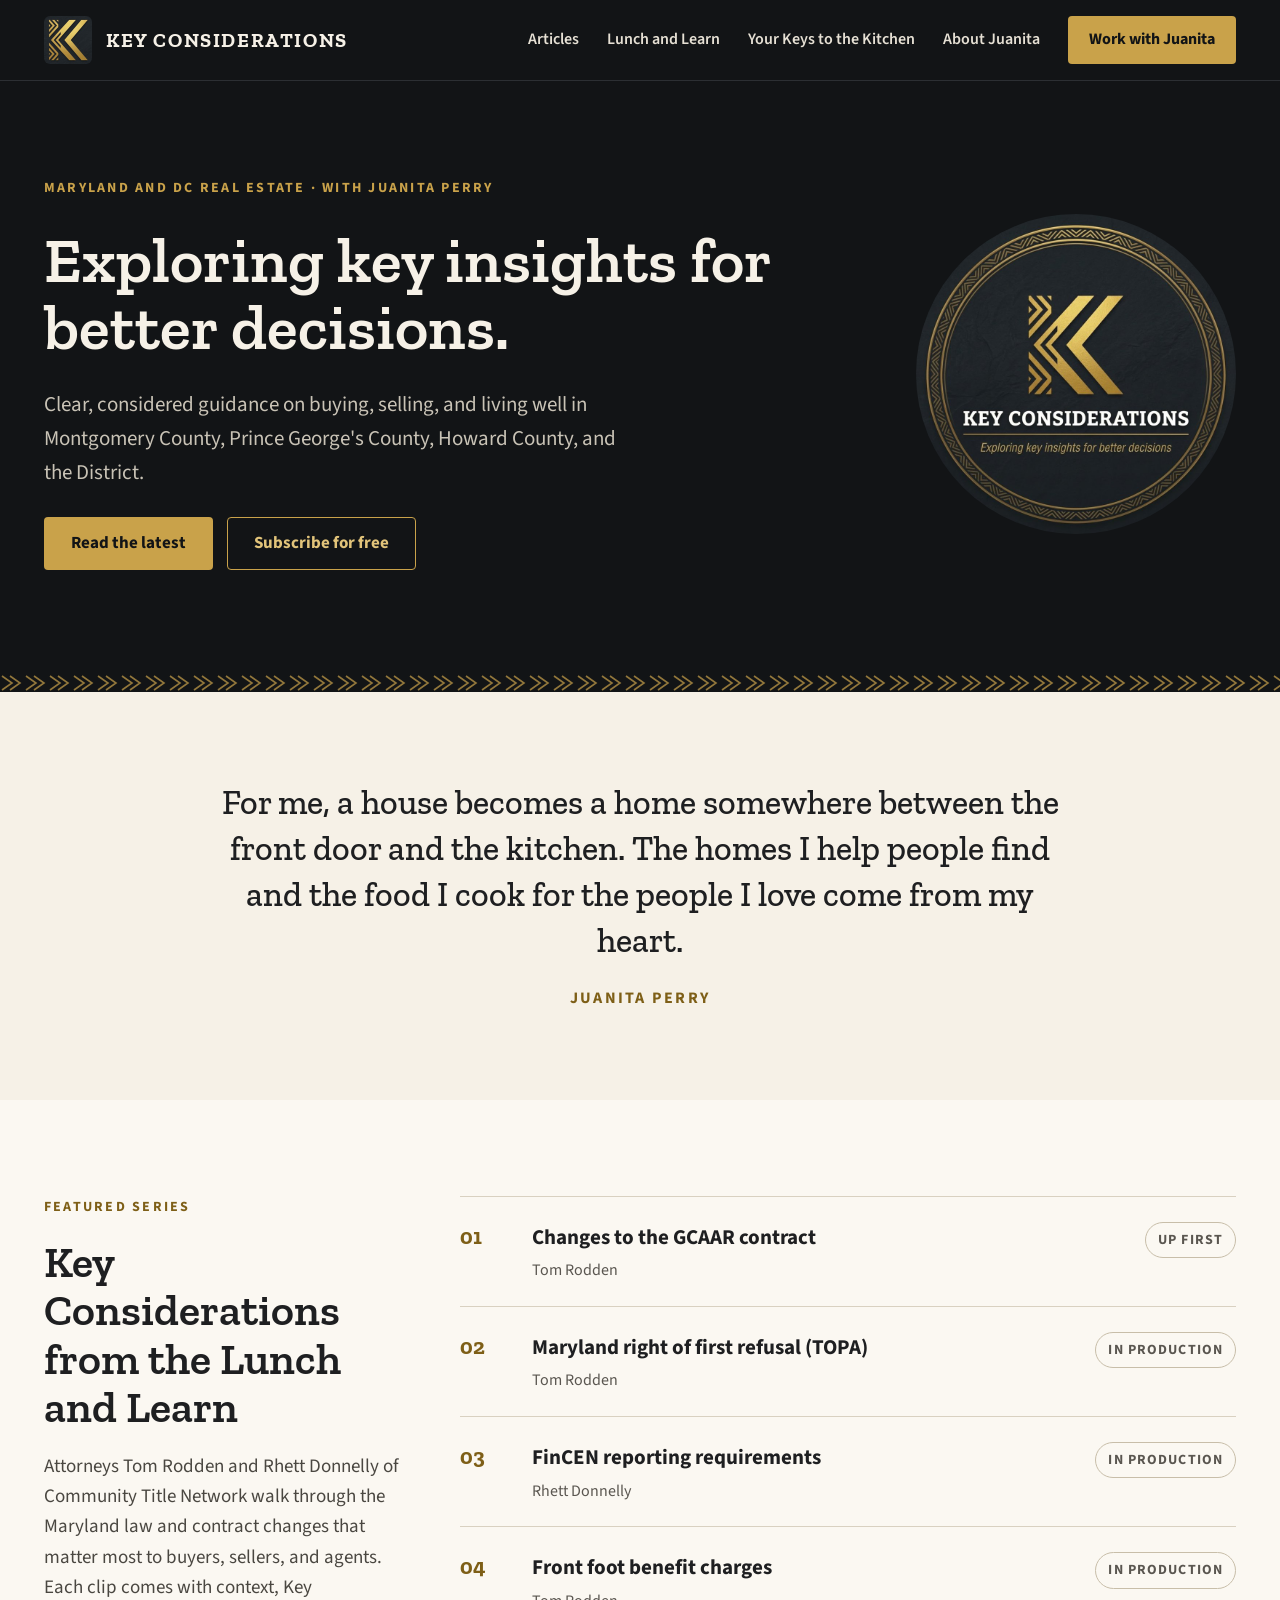
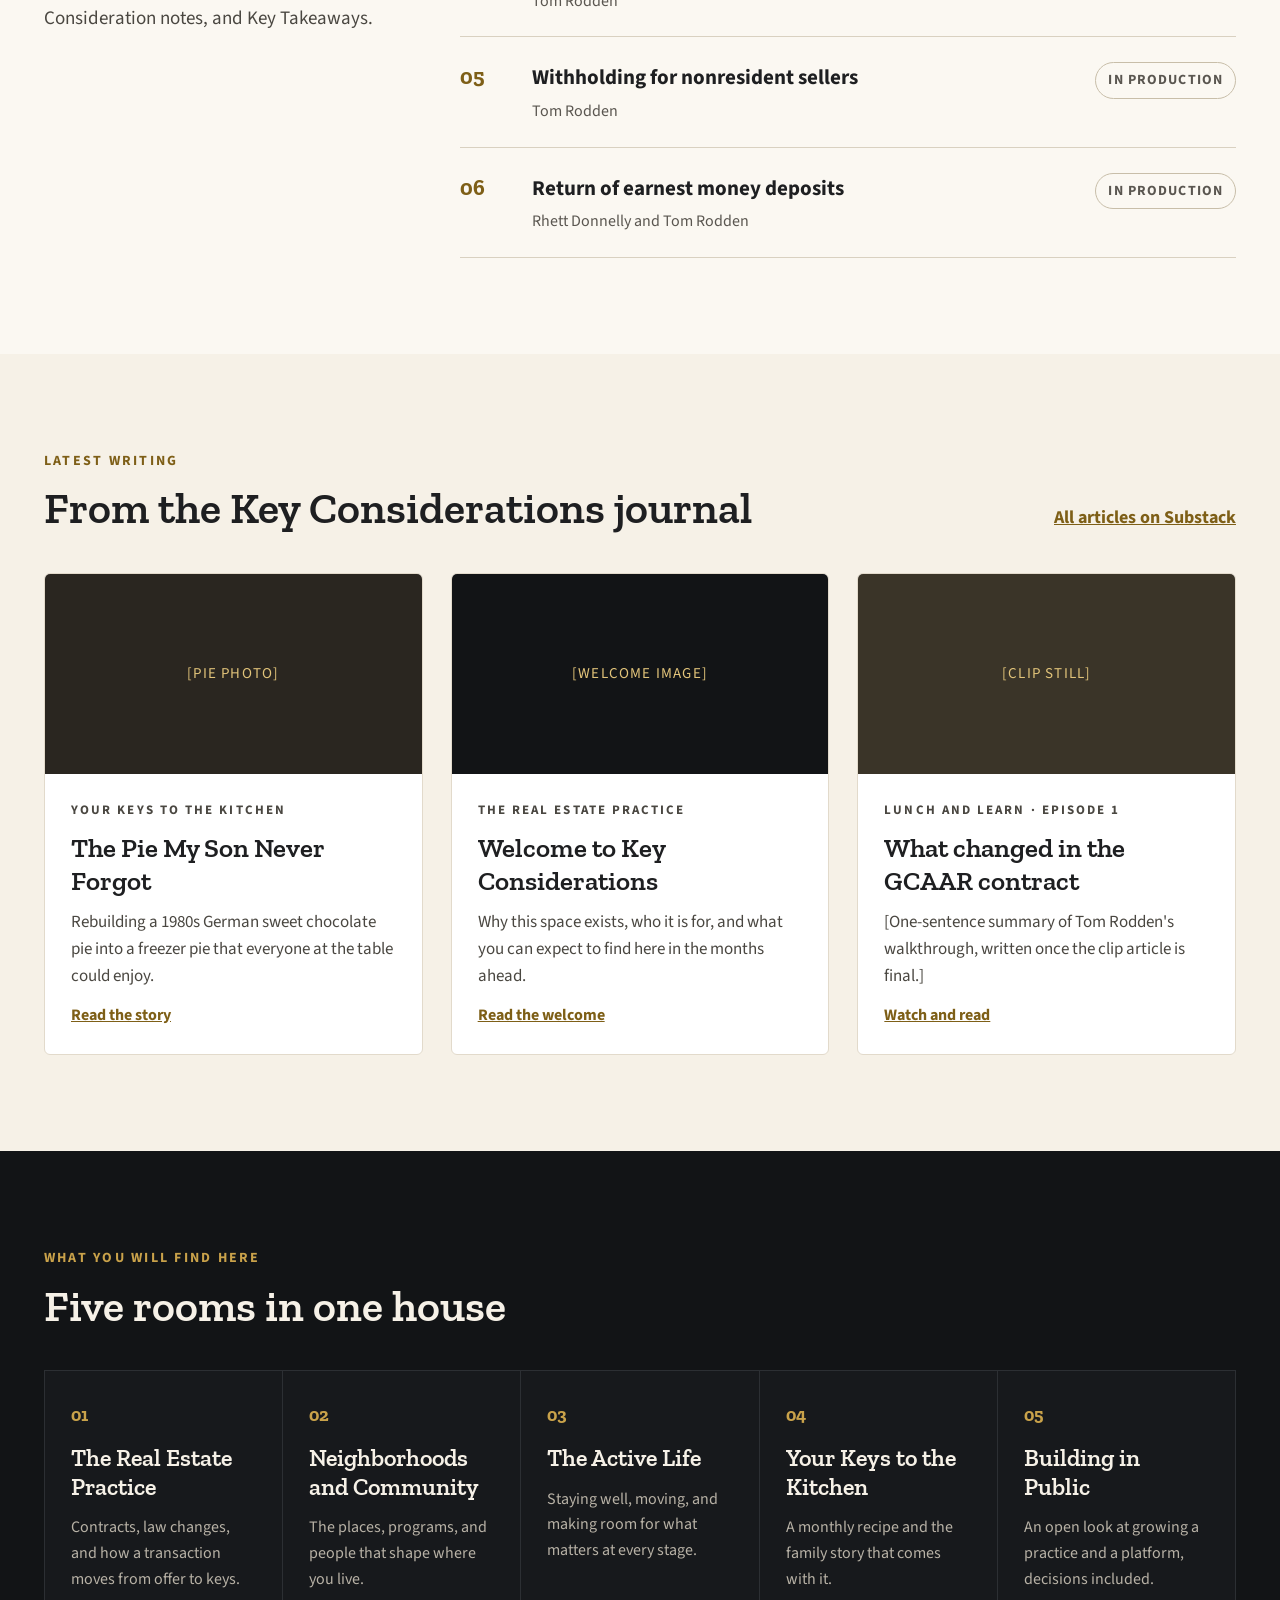
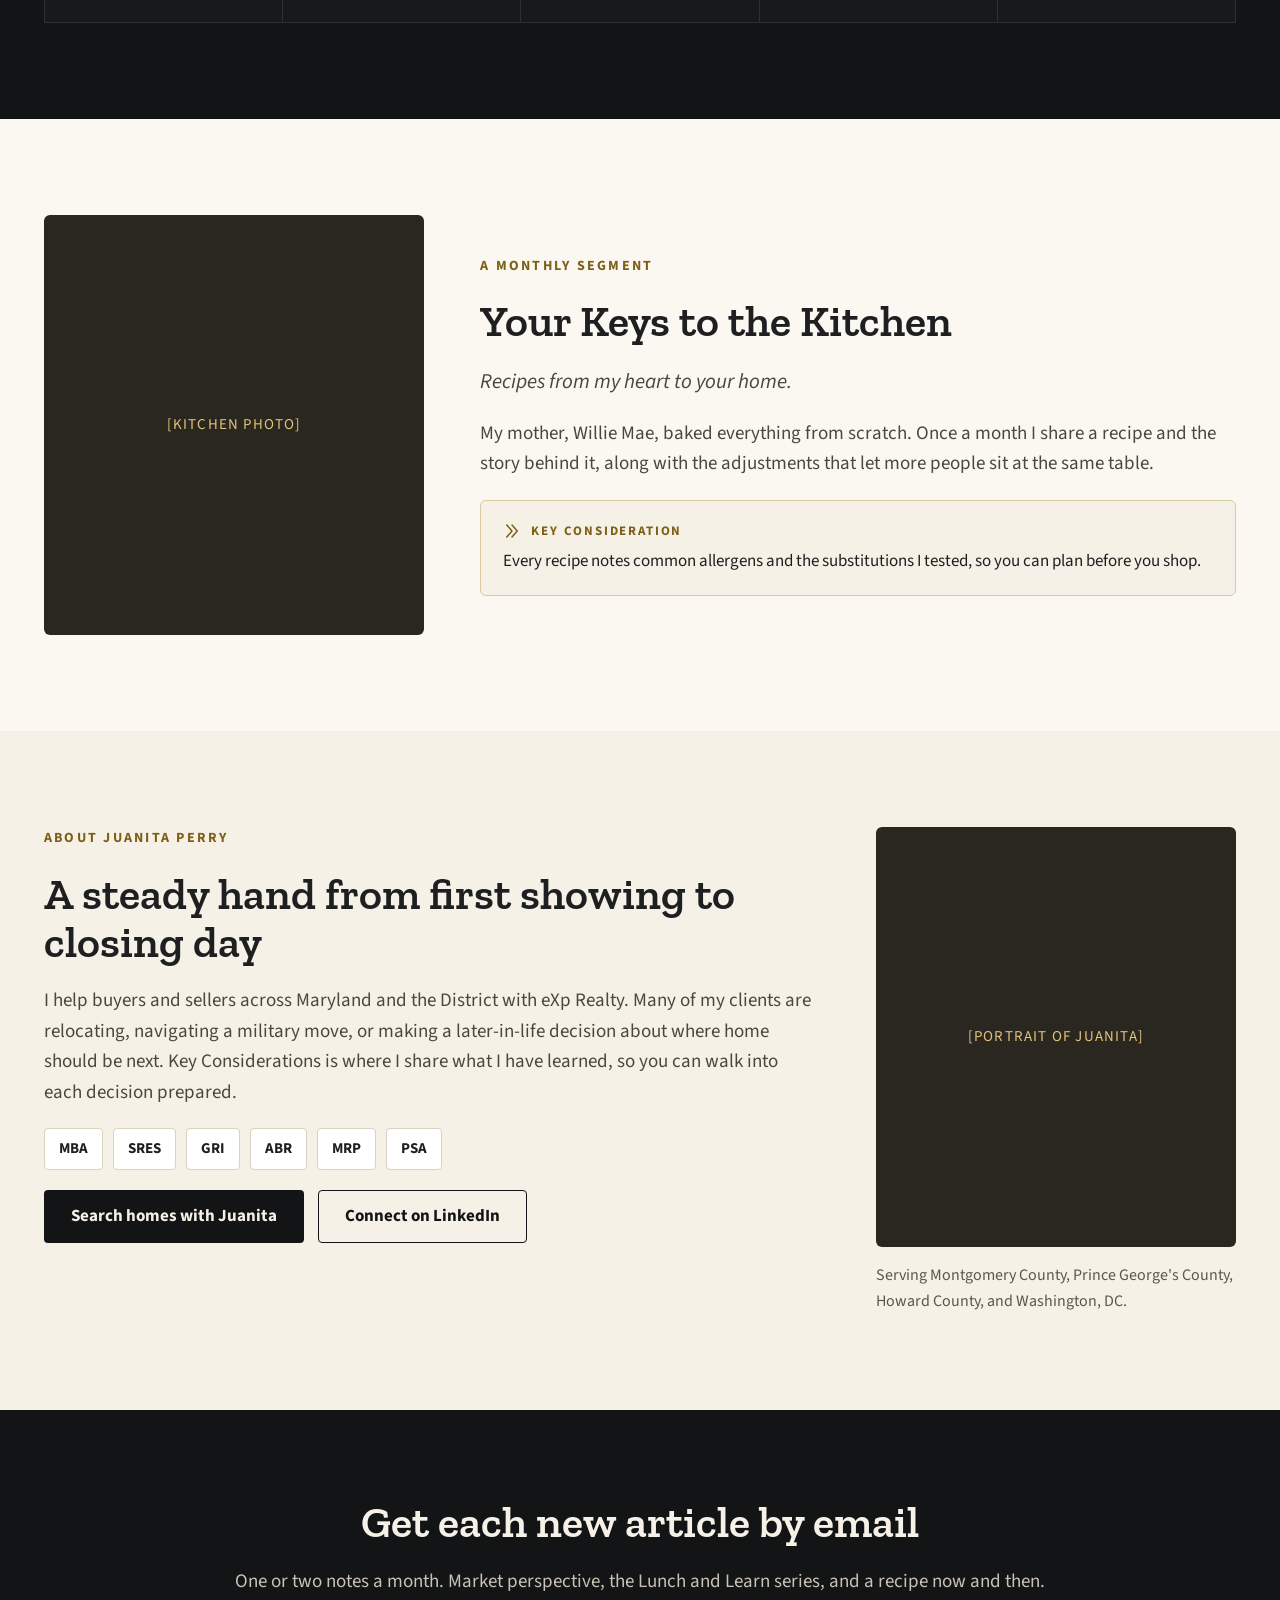
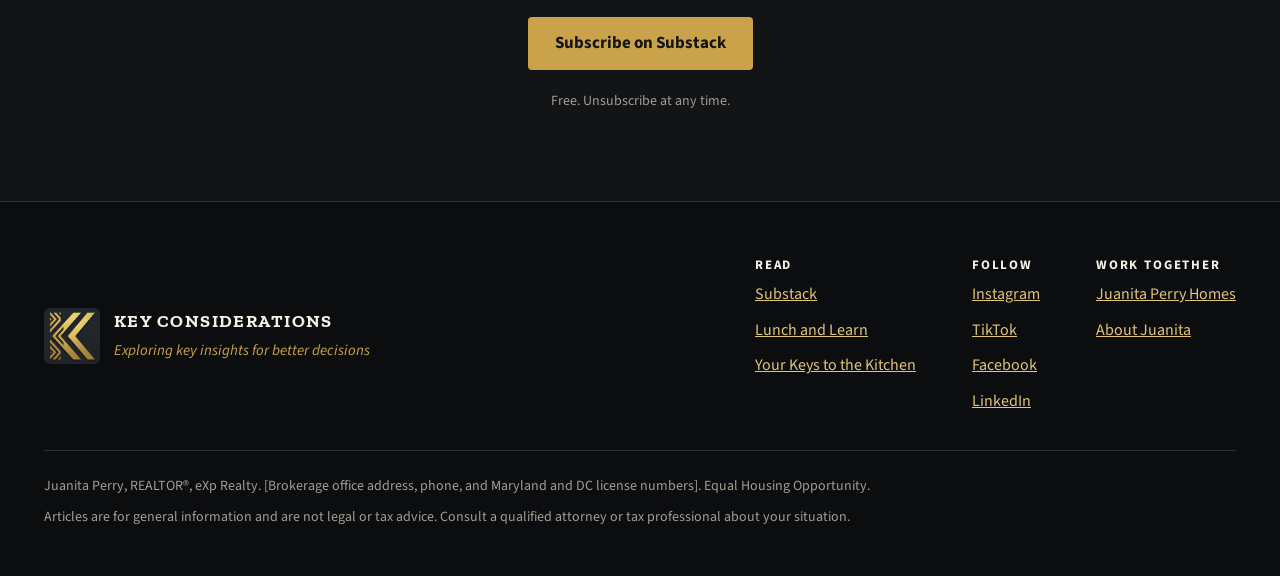
<file: index.html>
<!doctype html>
<html lang="en">
<head>
<meta charset="utf-8">
<meta name="viewport" content="width=device-width, initial-scale=1">
<title>Key Considerations · Maryland and DC real estate with Juanita Perry</title>
<meta name="description" content="Clear, considered guidance on buying, selling, and living well in Montgomery County, Prince George's County, Howard County, and Washington, DC, from Juanita Perry of eXp Realty.">
<meta property="og:title" content="Key Considerations">
<meta property="og:description" content="Exploring key insights for better decisions. Maryland and DC real estate with Juanita Perry.">
<meta property="og:image" content="assets/img/logo-880.jpg">
<link rel="icon" type="image/png" href="assets/img/favicon.png">
<link rel="apple-touch-icon" href="assets/img/apple-touch-icon.png">
<link rel="preconnect" href="https://fonts.googleapis.com">
<link rel="preconnect" href="https://fonts.gstatic.com" crossorigin>
<link rel="stylesheet" href="https://fonts.googleapis.com/css2?family=Zilla+Slab:wght@500;600;700&family=Source+Sans+3:ital,wght@0,400;0,600;0,700;1,400&display=swap">
<link rel="stylesheet" href="assets/styles.css?v=3">
</head>
<body>
<a class="skip" href="#main">Skip to content</a>

<header class="site-header">
  <div class="wrap">
    <a class="brand" href="./">
      <img src="assets/img/k-mark-192.jpg" alt="" width="48" height="48">
      <span>KEY CONSIDERATIONS</span>
    </a>
    <nav class="main-nav" aria-label="Main">
      <a href="#articles">Articles</a>
      <a href="#series">Lunch and Learn</a>
      <a href="#kitchen">Your Keys to the Kitchen</a>
      <a href="#about">About Juanita</a>
      <a class="btn btn-gold" href="https://juanitaperryhomes.com">Work with Juanita</a>
    </nav>
  </div>
</header>

<main id="main">

<section class="hero dark">
  <div class="wrap">
    <div class="hero-copy">
      <p class="eyebrow">Maryland and DC real estate · with Juanita Perry</p>
      <h1>Exploring key insights for better decisions.</h1>
      <p class="lede">Clear, considered guidance on buying, selling, and living well in Montgomery County, Prince George's County, Howard County, and the District.</p>
      <div class="btn-row">
        <a class="btn btn-gold" href="#articles">Read the latest</a>
        <a class="btn btn-outline-gold" href="#subscribe">Subscribe for free</a>
      </div>
    </div>
    <div class="hero-art">
      <img src="assets/img/logo-880.jpg" alt="Key Considerations emblem, a gold double K chevron inside a patterned circle" width="440" height="440">
    </div>
  </div>
  <div class="chevron-band" aria-hidden="true"></div>
</section>

<section class="quote ivory" aria-label="From Juanita">
  <div class="wrap">
    <blockquote>For me, a house becomes a home somewhere between the front door and the kitchen. The homes I help people find and the food I cook for the people I love come from my heart.</blockquote>
    <cite>Juanita Perry</cite>
  </div>
</section>

<section id="series" class="section">
  <div class="wrap split">
    <div class="side stack">
      <p class="eyebrow">Featured series</p>
      <h2>Key Considerations from the Lunch and Learn</h2>
      <p class="lede">Attorneys Tom Rodden and Rhett Donnelly of Community Title Network walk through the Maryland law and contract changes that matter most to buyers, sellers, and agents. Each clip comes with context, Key Consideration notes, and Key Takeaways.</p>
    </div>
    <ol class="episodes main">
      <li><span class="ep-num">01</span><span class="ep-body"><span class="ep-title"><a href="lunch-and-learn/gcaar-contract-changes.html">Changes to the GCAAR contract</a></span><span class="ep-speaker">Tom Rodden</span></span><span class="pill">Up first</span></li>
      <li><span class="ep-num">02</span><span class="ep-body"><span class="ep-title">Maryland right of first refusal (TOPA)</span><span class="ep-speaker">Tom Rodden</span></span><span class="pill">In production</span></li>
      <li><span class="ep-num">03</span><span class="ep-body"><span class="ep-title">FinCEN reporting requirements</span><span class="ep-speaker">Rhett Donnelly</span></span><span class="pill">In production</span></li>
      <li><span class="ep-num">04</span><span class="ep-body"><span class="ep-title">Front foot benefit charges</span><span class="ep-speaker">Tom Rodden</span></span><span class="pill">In production</span></li>
      <li><span class="ep-num">05</span><span class="ep-body"><span class="ep-title">Withholding for nonresident sellers</span><span class="ep-speaker">Tom Rodden</span></span><span class="pill">In production</span></li>
      <li><span class="ep-num">06</span><span class="ep-body"><span class="ep-title">Return of earnest money deposits</span><span class="ep-speaker">Rhett Donnelly and Tom Rodden</span></span><span class="pill">In production</span></li>
    </ol>
  </div>
</section>

<section id="articles" class="section ivory">
  <div class="wrap">
    <div class="head-row">
      <div class="stack" style="gap:12px">
        <p class="eyebrow">Latest writing</p>
        <h2>From the Key Considerations journal</h2>
      </div>
      <a href="https://keyconsiderations.substack.com" style="font-weight:700">All articles on Substack</a>
    </div>
    <div class="cards">
      <article class="card">
        <div class="ph">[Pie photo]</div>
        <div class="card-body">
          <p class="eyebrow">Your Keys to the Kitchen</p>
          <h3>The Pie My Son Never Forgot</h3>
          <p>Rebuilding a 1980s German sweet chocolate pie into a freezer pie that everyone at the table could enjoy.</p>
          <a class="more" href="https://keyconsiderations.substack.com">Read the story</a>
        </div>
      </article>
      <article class="card">
        <div class="ph ink">[Welcome image]</div>
        <div class="card-body">
          <p class="eyebrow">The Real Estate Practice</p>
          <h3>Welcome to Key Considerations</h3>
          <p>Why this space exists, who it is for, and what you can expect to find here in the months ahead.</p>
          <a class="more" href="https://keyconsiderations.substack.com">Read the welcome</a>
        </div>
      </article>
      <article class="card">
        <div class="ph" style="background:#3a3428">[Clip still]</div>
        <div class="card-body">
          <p class="eyebrow">Lunch and Learn · Episode 1</p>
          <h3>What changed in the GCAAR contract</h3>
          <p>[One-sentence summary of Tom Rodden's walkthrough, written once the clip article is final.]</p>
          <a class="more" href="lunch-and-learn/gcaar-contract-changes.html">Watch and read</a>
        </div>
      </article>
    </div>
  </div>
</section>

<section class="section dark" aria-labelledby="pillars-h">
  <div class="wrap">
    <div class="stack" style="gap:12px; max-width:760px">
      <p class="eyebrow">What you will find here</p>
      <h2 id="pillars-h">Five rooms in one house</h2>
    </div>
    <div class="pillars">
      <div class="pillar"><span>01</span><h3>The Real Estate Practice</h3><p>Contracts, law changes, and how a transaction moves from offer to keys.</p></div>
      <div class="pillar"><span>02</span><h3>Neighborhoods and Community</h3><p>The places, programs, and people that shape where you live.</p></div>
      <div class="pillar"><span>03</span><h3>The Active Life</h3><p>Staying well, moving, and making room for what matters at every stage.</p></div>
      <div class="pillar"><span>04</span><h3>Your Keys to the Kitchen</h3><p>A monthly recipe and the family story that comes with it.</p></div>
      <div class="pillar"><span>05</span><h3>Building in Public</h3><p>An open look at growing a practice and a platform, decisions included.</p></div>
    </div>
  </div>
</section>

<section id="kitchen" class="section">
  <div class="wrap media-split">
    <div class="ph">[Kitchen photo]</div>
    <div class="copy stack">
      <p class="eyebrow">A monthly segment</p>
      <h2>Your Keys to the Kitchen</h2>
      <p class="tagline">Recipes from my heart to your home.</p>
      <p class="lede">My mother, Willie Mae, baked everything from scratch. Once a month I share a recipe and the story behind it, along with the adjustments that let more people sit at the same table.</p>
      <aside class="kc-aside" aria-label="Key Consideration">
        <span class="label"><svg aria-hidden="true" width="18" height="18" viewBox="0 0 24 24" fill="none" stroke="currentColor" stroke-width="2" stroke-linecap="round" stroke-linejoin="round"><path d="M5 4 L12 12 L5 20 M12 4 L19 12 L12 20"/></svg>Key Consideration</span>
        <p>Every recipe notes common allergens and the substitutions I tested, so you can plan before you shop.</p>
      </aside>
    </div>
  </div>
</section>

<section id="about" class="section ivory">
  <div class="wrap split">
    <div class="main stack">
      <p class="eyebrow">About Juanita Perry</p>
      <h2>A steady hand from first showing to closing day</h2>
      <p class="lede">I help buyers and sellers across Maryland and the District with eXp Realty. Many of my clients are relocating, navigating a military move, or making a later-in-life decision about where home should be next. Key Considerations is where I share what I have learned, so you can walk into each decision prepared.</p>
      <ul class="creds" aria-label="Credentials">
        <li>MBA</li><li>SRES</li><li>GRI</li><li>ABR</li><li>MRP</li><li>PSA</li>
      </ul>
      <div class="btn-row">
        <a class="btn btn-dark" href="https://juanitaperryhomes.com">Search homes with Juanita</a>
        <a class="btn btn-outline-dark" href="https://linkedin.com/in/JuanitaPerry">Connect on LinkedIn</a>
      </div>
    </div>
    <div class="side stack" style="gap:16px">
      <div class="ph" style="height:420px; border-radius:6px">[Portrait of Juanita]</div>
      <p style="margin:0; font-size:16px; color:var(--muted)">Serving Montgomery County, Prince George's County, Howard County, and Washington, DC.</p>
    </div>
  </div>
</section>

<section id="subscribe" class="subscribe dark">
  <div class="wrap">
    <h2>Get each new article by email</h2>
    <p class="lede">One or two notes a month. Market perspective, the Lunch and Learn series, and a recipe now and then.</p>
    <a class="btn btn-gold" href="https://keyconsiderations.substack.com/subscribe">Subscribe on Substack</a>
    <small>Free. Unsubscribe at any time.</small>
  </div>
</section>

</main>

<footer class="site-footer">
  <div class="wrap">
    <div class="footer-top">
      <div class="footer-brand">
        <img src="assets/img/k-mark-192.jpg" alt="" width="56" height="56">
        <div><strong>KEY CONSIDERATIONS</strong><em>Exploring key insights for better decisions</em></div>
      </div>
      <nav class="footer-nav" aria-label="Footer">
        <div><h3>Read</h3><a href="https://keyconsiderations.substack.com">Substack</a><a href="#series">Lunch and Learn</a><a href="#kitchen">Your Keys to the Kitchen</a></div>
        <div><h3>Follow</h3><a href="https://instagram.com/juanitaperryconsulting">Instagram</a><a href="https://tiktok.com/@juanitaperryconsulting">TikTok</a><a href="https://facebook.com/juanitaperryconsulting">Facebook</a><a href="https://linkedin.com/in/JuanitaPerry">LinkedIn</a></div>
        <div><h3>Work together</h3><a href="https://juanitaperryhomes.com">Juanita Perry Homes</a><a href="#about">About Juanita</a></div>
      </nav>
    </div>
    <div class="legal">
      <p>Juanita Perry, REALTOR®, eXp Realty. [Brokerage office address, phone, and Maryland and DC license numbers]. Equal Housing Opportunity.</p>
      <p>Articles are for general information and are not legal or tax advice. Consult a qualified attorney or tax professional about your situation.</p>
    </div>
  </div>
</footer>
</body>
</html>
</file>
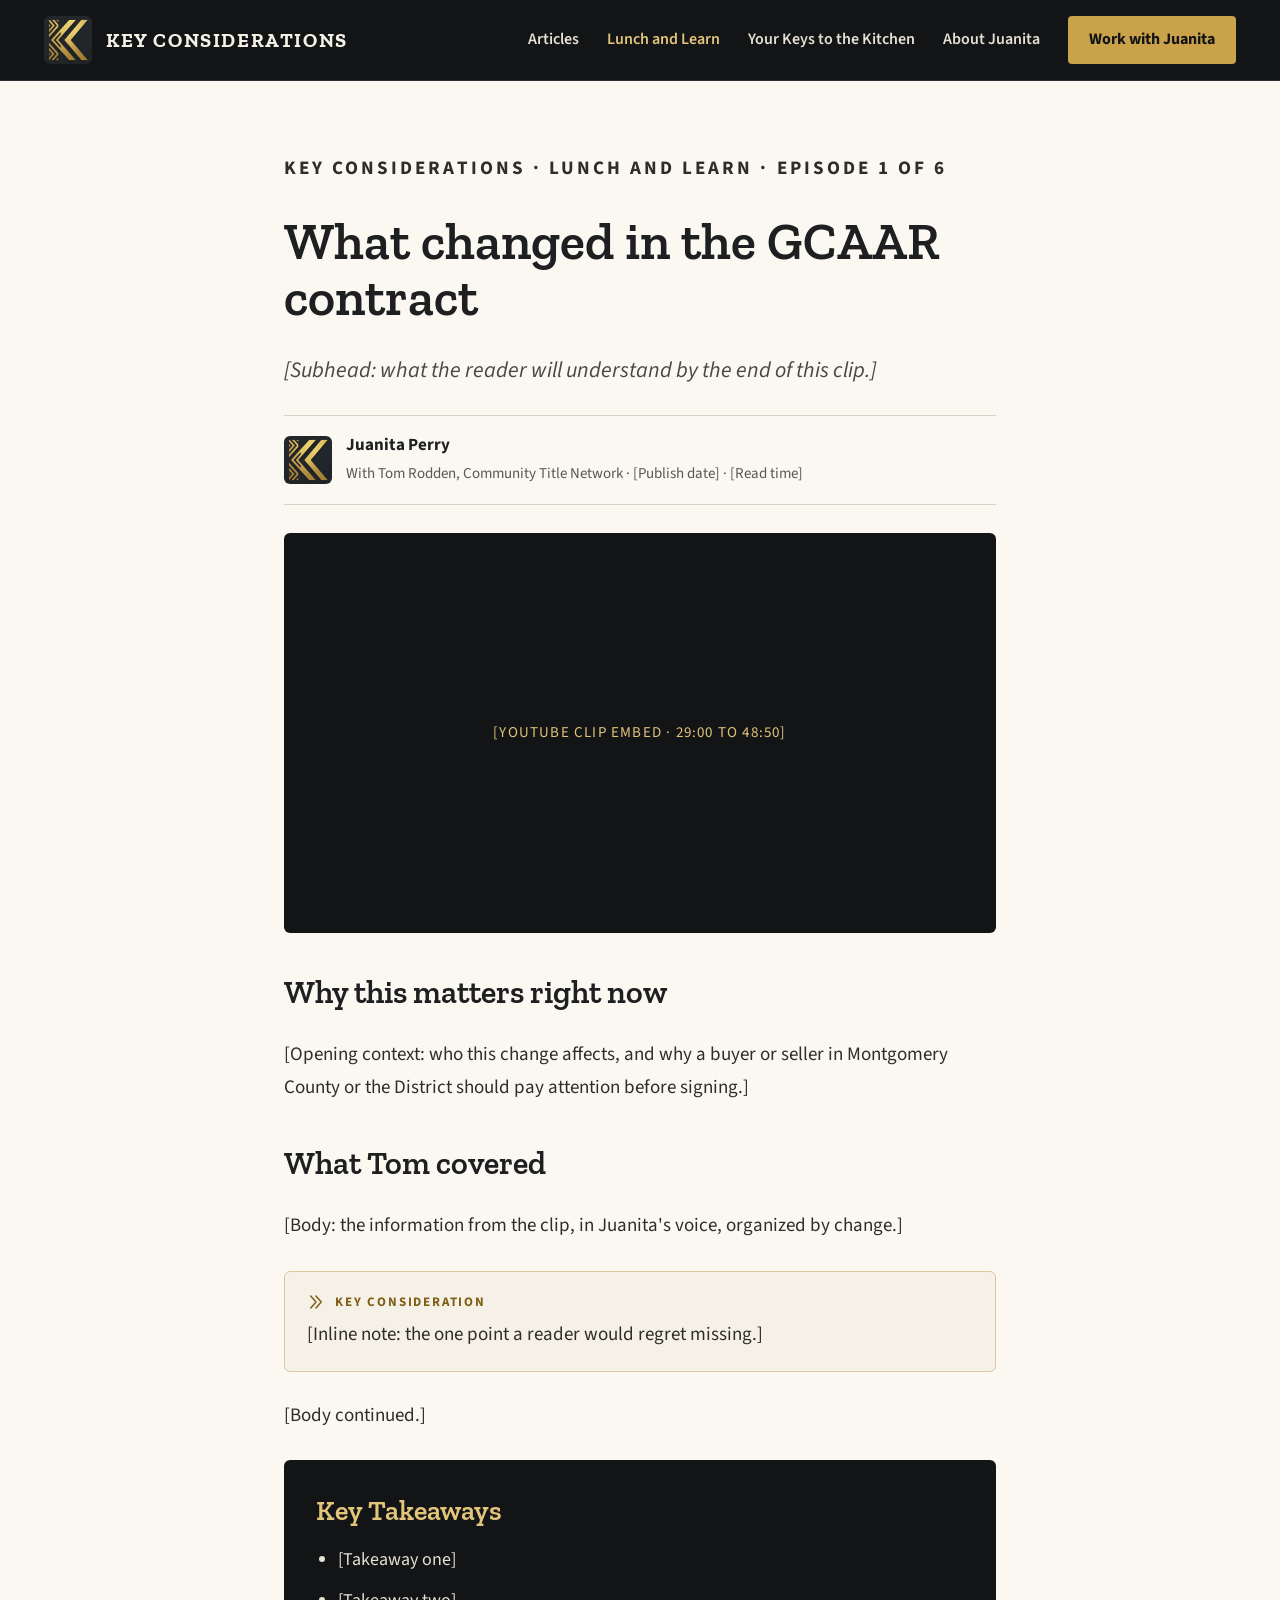
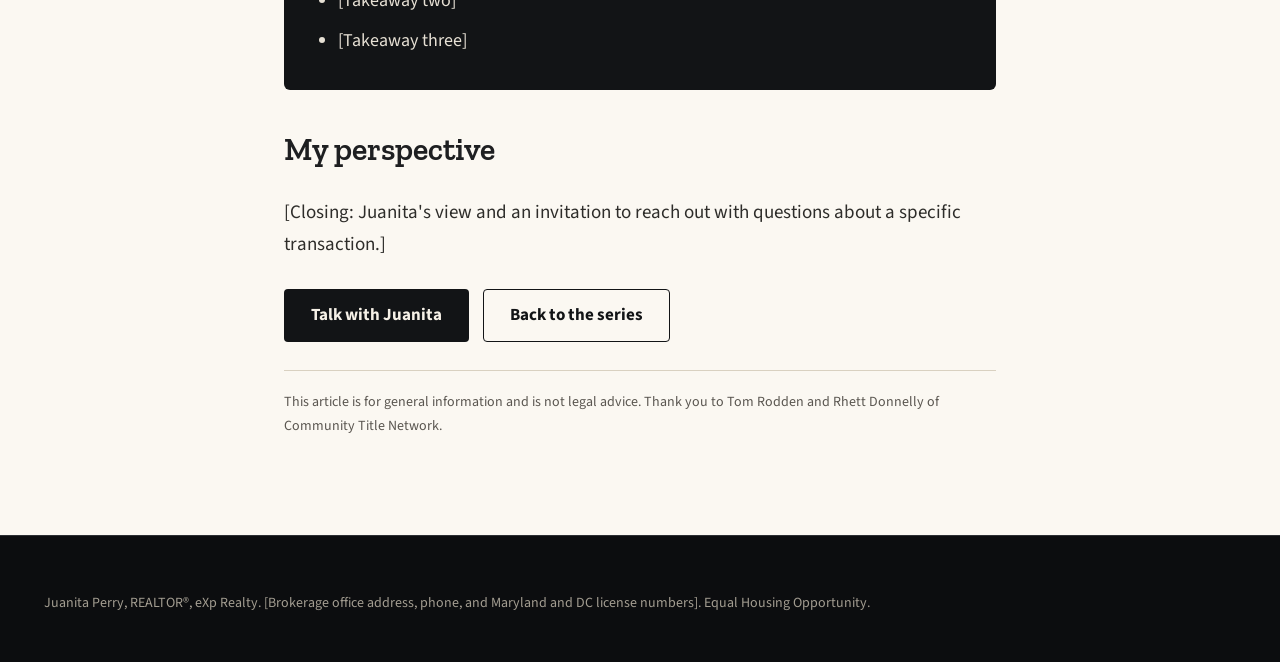
<file: lunch-and-learn/gcaar-contract-changes.html>
<!doctype html>
<html lang="en">
<head>
<meta charset="utf-8">
<meta name="viewport" content="width=device-width, initial-scale=1">
<title>What changed in the GCAAR contract · Key Considerations</title>
<meta name="description" content="Lunch and Learn, episode 1: Tom Rodden of Community Title Network on changes to the GCAAR contract.">
<link rel="icon" type="image/png" href="../assets/img/favicon.png">
<link rel="preconnect" href="https://fonts.googleapis.com">
<link rel="preconnect" href="https://fonts.gstatic.com" crossorigin>
<link rel="stylesheet" href="https://fonts.googleapis.com/css2?family=Zilla+Slab:wght@500;600;700&family=Source+Sans+3:ital,wght@0,400;0,600;0,700;1,400&display=swap">
<link rel="stylesheet" href="../assets/styles.css?v=3">
</head>
<body>
<a class="skip" href="#main">Skip to content</a>

<header class="site-header">
  <div class="wrap">
    <a class="brand" href="../">
      <img src="../assets/img/k-mark-192.jpg" alt="" width="48" height="48">
      <span>KEY CONSIDERATIONS</span>
    </a>
    <nav class="main-nav" aria-label="Main">
      <a href="../#articles">Articles</a>
      <a href="../#series" aria-current="page">Lunch and Learn</a>
      <a href="../#kitchen">Your Keys to the Kitchen</a>
      <a href="../#about">About Juanita</a>
      <a class="btn btn-gold" href="https://juanitaperryhomes.com">Work with Juanita</a>
    </nav>
  </div>
</header>

<main id="main">
<article class="article">
  <p class="eyebrow">Key Considerations · Lunch and Learn · Episode 1 of 6</p>
  <h1>What changed in the GCAAR contract</h1>
  <p class="subhead">[Subhead: what the reader will understand by the end of this clip.]</p>

  <div class="byline">
    <img src="../assets/img/k-mark-192.jpg" alt="" width="48" height="48">
    <div><strong>Juanita Perry</strong><span>With Tom Rodden, Community Title Network · [Publish date] · [Read time]</span></div>
  </div>

  <div class="video ph ink">[YouTube clip embed · 29:00 to 48:50]</div>

  <h2>Why this matters right now</h2>
  <p>[Opening context: who this change affects, and why a buyer or seller in Montgomery County or the District should pay attention before signing.]</p>

  <h2>What Tom covered</h2>
  <p>[Body: the information from the clip, in Juanita's voice, organized by change.]</p>

  <aside class="kc-aside" aria-label="Key Consideration">
    <span class="label"><svg aria-hidden="true" width="18" height="18" viewBox="0 0 24 24" fill="none" stroke="currentColor" stroke-width="2" stroke-linecap="round" stroke-linejoin="round"><path d="M5 4 L12 12 L5 20 M12 4 L19 12 L12 20"/></svg>Key Consideration</span>
    <p>[Inline note: the one point a reader would regret missing.]</p>
  </aside>

  <p>[Body continued.]</p>

  <section class="takeaways" aria-labelledby="takeaways-h">
    <h2 id="takeaways-h">Key Takeaways</h2>
    <ul>
      <li>[Takeaway one]</li>
      <li>[Takeaway two]</li>
      <li>[Takeaway three]</li>
    </ul>
  </section>

  <h2>My perspective</h2>
  <p>[Closing: Juanita's view and an invitation to reach out with questions about a specific transaction.]</p>

  <div class="btn-row">
    <a class="btn btn-dark" href="https://juanitaperryhomes.com">Talk with Juanita</a>
    <a class="btn btn-outline-dark" href="../#series">Back to the series</a>
  </div>

  <p class="disclaimer">This article is for general information and is not legal advice. Thank you to Tom Rodden and Rhett Donnelly of Community Title Network.</p>
</article>
</main>

<footer class="site-footer">
  <div class="wrap">
    <div class="legal" style="border-top:0; padding-top:0">
      <p>Juanita Perry, REALTOR®, eXp Realty. [Brokerage office address, phone, and Maryland and DC license numbers]. Equal Housing Opportunity.</p>
    </div>
  </div>
</footer>
</body>
</html>
</file>
<file: assets/styles.css>
:root {
  --ink: #121416;
  --ink-2: #17191c;
  --ink-line: #2c2f33;
  --gold: #c9a24a;
  --gold-light: #e2c47a;
  --gold-text: #7e5f17;
  --ivory: #f6f1e7;
  --paper: #fbf8f2;
  --text: #1e1f21;
  --text-2: #4a4741;
  --muted: #5a5650;
  --muted-dark: #b8b2a6;
  --line: #d9d1c1;
  --serif: 'Zilla Slab', Georgia, serif;
  --sans: 'Source Sans 3', system-ui, -apple-system, sans-serif;
}

*, *::before, *::after { box-sizing: border-box; }
html { scroll-behavior: smooth; }
body { margin: 0; font-family: var(--sans); color: var(--text); background: var(--paper); font-size: 18px; line-height: 1.6; }
img { max-width: 100%; height: auto; display: block; }
a { color: var(--gold-text); }
a:hover { color: #5c4510; }
:focus-visible { outline: 3px solid var(--gold); outline-offset: 3px; }

.wrap { max-width: 1240px; margin: 0 auto; padding: 0 24px; }
.section { padding: 96px 0; }
.dark { background: var(--ink); color: var(--ivory); }
.dark a { color: var(--gold-light); }
.ivory { background: var(--ivory); }
.skip { position: absolute; left: -9999px; }
.skip:focus { left: 16px; top: 16px; z-index: 10; background: var(--gold); color: var(--ink); padding: 10px 16px; }
.sr-only { position: absolute; width: 1px; height: 1px; overflow: hidden; clip: rect(0 0 0 0); white-space: nowrap; }

.eyebrow { margin: 0; font-size: 14px; font-weight: 700; letter-spacing: 0.16em; text-transform: uppercase; color: var(--gold-text); }
.dark .eyebrow { color: var(--gold); }
h1, h2, h3 { font-family: var(--serif); font-weight: 600; margin: 0; line-height: 1.1; }
h2 { font-size: clamp(32px, 4vw, 44px); }
.lede { font-size: 19px; color: var(--text-2); margin: 0; }
.stack { display: flex; flex-direction: column; gap: 20px; }

.btn { display: inline-flex; align-items: center; min-height: 48px; padding: 12px 26px; border-radius: 4px; font-weight: 700; font-size: 17px; text-decoration: none; border: 1px solid transparent; }
.btn-gold { background: var(--gold); color: var(--ink) !important; }
.btn-gold:hover { background: var(--gold-light); }
.btn-outline-gold { border-color: var(--gold); color: var(--gold-light) !important; }
.btn-dark { background: var(--ink); color: var(--ivory) !important; }
.btn-outline-dark { border-color: var(--ink); color: var(--ink) !important; }
.btn-row { display: flex; flex-wrap: wrap; gap: 14px; }

/* Header */
.site-header { background: var(--ink); border-bottom: 1px solid var(--ink-line); }
.site-header .wrap { display: flex; flex-wrap: wrap; align-items: center; justify-content: space-between; gap: 16px; padding-top: 16px; padding-bottom: 16px; }
.brand { display: flex; align-items: center; gap: 14px; text-decoration: none; }
.brand img { width: 48px; height: 48px; border-radius: 6px; flex-shrink: 0; }
.brand span { font-family: var(--serif); font-weight: 700; font-size: 20px; letter-spacing: 0.08em; color: var(--ivory); }
.main-nav { display: flex; flex-wrap: wrap; align-items: center; gap: 8px 28px; font-size: 16px; font-weight: 600; }
.main-nav a { color: #e6e0d4; text-decoration: none; }
.main-nav a:hover, .main-nav a[aria-current] { color: var(--gold-light); }
.main-nav .btn { min-height: 44px; padding: 10px 20px; font-size: 16px; }

/* Hero */
.hero .wrap { padding-top: 96px; padding-bottom: 104px; display: flex; flex-wrap: wrap; align-items: center; gap: 56px; }
.hero-copy { flex: 999 1 520px; min-width: 0; display: flex; flex-direction: column; gap: 28px; }
.hero h1 { font-size: clamp(40px, 6vw, 64px); line-height: 1.04; color: var(--ivory); }
.hero .lede { font-size: 21px; color: #c9c3b6; max-width: 600px; }
.hero-art { flex: 1 1 320px; display: flex; justify-content: center; }
.hero-art img { width: 100%; max-width: 440px; height: auto; aspect-ratio: 1 / 1; object-fit: cover; border-radius: 50%; }
.chevron-band { height: 18px; background-image: url("data:image/svg+xml,%3Csvg xmlns='http://www.w3.org/2000/svg' width='24' height='18'%3E%3Cpath d='M2 2 L12 9 L2 16 M10 2 L20 9 L10 16' fill='none' stroke='%23c9a24a' stroke-width='1.6' opacity='0.7'/%3E%3C/svg%3E"); }

/* Quote */
.quote .wrap { max-width: 920px; padding-top: 88px; padding-bottom: 88px; text-align: center; display: flex; flex-direction: column; gap: 22px; align-items: center; }
.quote blockquote { margin: 0; font-family: var(--serif); font-weight: 500; font-size: clamp(24px, 3vw, 34px); line-height: 1.35; }
.quote cite { font-style: normal; font-size: 16px; font-weight: 700; letter-spacing: 0.14em; text-transform: uppercase; color: var(--gold-text); }

/* Series */
.split { display: flex; flex-wrap: wrap; gap: 56px; }
.split > .side { flex: 1 1 360px; }
.split > .main { flex: 999 1 560px; min-width: 0; }
.episodes { margin: 0; padding: 0; list-style: none; border-top: 1px solid var(--line); }
.episodes li { display: flex; flex-wrap: wrap; align-items: baseline; gap: 8px 24px; padding: 22px 0; border-bottom: 1px solid var(--line); }
.ep-num { font-family: var(--serif); font-weight: 700; font-size: 22px; color: var(--gold-text); width: 48px; }
.ep-body { flex: 1 1 280px; display: flex; flex-direction: column; gap: 4px; }
.ep-title { font-size: 21px; font-weight: 700; }
.ep-title a { color: var(--text); text-decoration: none; }
.ep-title a:hover { text-decoration: underline; }
.ep-speaker { font-size: 16px; color: var(--muted); }
.pill { font-size: 14px; font-weight: 700; letter-spacing: 0.08em; text-transform: uppercase; color: var(--muted); border: 1px solid #c8bea9; border-radius: 999px; padding: 6px 12px; }

/* Cards */
.head-row { display: flex; flex-wrap: wrap; justify-content: space-between; align-items: flex-end; gap: 16px; margin-bottom: 40px; }
.cards { display: grid; grid-template-columns: repeat(auto-fit, minmax(300px, 1fr)); gap: 28px; }
.card { background: #fff; border: 1px solid #e2dacb; border-radius: 6px; overflow: hidden; display: flex; flex-direction: column; }
.card-body { padding: 26px; display: flex; flex-direction: column; gap: 12px; }
.card .eyebrow { font-size: 13px; }
.card h3 { font-size: 27px; line-height: 1.2; }
.card p { margin: 0; font-size: 17px; color: var(--text-2); }
.card a.more { font-weight: 700; font-size: 16px; }
.ph { background: #2a2620; color: var(--gold-light); display: flex; align-items: center; justify-content: center; font-size: 15px; letter-spacing: 0.08em; text-transform: uppercase; text-align: center; padding: 16px; }
.card .ph { height: 200px; }
.ph.ink { background: var(--ink); }

/* Pillars */
.pillars { display: grid; grid-template-columns: repeat(auto-fit, minmax(220px, 1fr)); gap: 1px; background: var(--ink-line); border: 1px solid var(--ink-line); margin-top: 40px; }
.pillar { background: var(--ink-2); padding: 30px 26px; display: flex; flex-direction: column; gap: 14px; }
.pillar span { font-family: var(--serif); font-weight: 700; font-size: 18px; color: var(--gold); }
.pillar h3 { font-size: 24px; line-height: 1.2; color: var(--ivory); }
.pillar p { margin: 0; font-size: 16px; color: var(--muted-dark); }

/* Kitchen / About */
.media-split { display: flex; flex-wrap: wrap; align-items: center; gap: 56px; }
.media-split .ph { flex: 1 1 380px; height: 420px; border-radius: 6px; }
.media-split .copy { flex: 999 1 480px; min-width: 0; }
.tagline { margin: 0; font-style: italic; font-size: 21px; color: var(--text-2); }
.kc-aside { background: var(--ivory); border: 1px solid #d9c99e; border-radius: 6px; padding: 20px 22px; display: flex; flex-direction: column; gap: 6px; }
.kc-aside .label { display: flex; align-items: center; gap: 10px; font-size: 13px; font-weight: 700; letter-spacing: 0.14em; text-transform: uppercase; color: var(--gold-text); }
.kc-aside p { margin: 0; font-size: 17px; }
.creds { margin: 0; padding: 0; list-style: none; display: flex; flex-wrap: wrap; gap: 10px; }
.creds li { font-size: 15px; font-weight: 700; background: #fff; border: 1px solid var(--line); border-radius: 4px; padding: 8px 14px; }

/* Subscribe */
.subscribe .wrap { max-width: 860px; padding-top: 88px; padding-bottom: 88px; display: flex; flex-direction: column; align-items: center; gap: 20px; text-align: center; }
.subscribe h2 { color: var(--ivory); }
.subscribe .lede { color: #c9c3b6; }
.subscribe small { font-size: 14px; color: #a39d91; }

/* Footer */
.site-footer { background: #0c0d0f; color: var(--muted-dark); border-top: 1px solid var(--ink-line); }
.site-footer .wrap { padding-top: 56px; padding-bottom: 40px; display: flex; flex-direction: column; gap: 36px; }
.footer-top { display: flex; flex-wrap: wrap; justify-content: space-between; gap: 32px; }
.footer-brand { display: flex; align-items: center; gap: 14px; }
.footer-brand img { width: 56px; height: 56px; border-radius: 6px; flex-shrink: 0; }
.footer-brand strong { display: block; font-family: var(--serif); font-size: 18px; letter-spacing: 0.08em; color: var(--ivory); }
.footer-brand em { font-size: 15px; color: var(--gold); }
.footer-nav { display: flex; flex-wrap: wrap; gap: 32px 56px; font-size: 16px; }
.footer-nav div { display: flex; flex-direction: column; gap: 10px; }
.footer-nav h3 { font-family: var(--sans); font-size: 13px; font-weight: 700; letter-spacing: 0.14em; text-transform: uppercase; color: var(--ivory); }
.footer-nav a { color: var(--gold-light); }
.legal { border-top: 1px solid var(--ink-line); padding-top: 24px; font-size: 14px; color: #a39d91; }
.legal p { margin: 0 0 8px; }

/* Article */
.article { max-width: 760px; margin: 0 auto; padding: 72px 24px 96px; display: flex; flex-direction: column; gap: 28px; }
.article h1 { font-size: clamp(36px, 5vw, 52px); line-height: 1.08; }
.article h2 { font-size: 32px; line-height: 1.2; margin-top: 12px; }
.article p { margin: 0; font-size: 19px; line-height: 1.7; color: #2e2d2a; }
.article .subhead { font-size: 22px; line-height: 1.5; color: var(--text-2); font-style: italic; }
.byline { display: flex; align-items: center; gap: 14px; padding: 16px 0; border-top: 1px solid var(--line); border-bottom: 1px solid var(--line); }
.byline img { width: 48px; height: 48px; border-radius: 6px; flex-shrink: 0; }
.byline strong { display: block; font-size: 17px; }
.byline span { font-size: 15px; color: var(--muted); }
.video { aspect-ratio: 16 / 9; border-radius: 6px; }
.takeaways { background: var(--ink); color: var(--ivory); border-radius: 6px; padding: 34px 32px; display: flex; flex-direction: column; gap: 18px; }
.takeaways h2 { color: var(--gold-light); font-size: 28px; margin: 0; }
.takeaways ul { margin: 0; padding-left: 22px; display: flex; flex-direction: column; gap: 12px; font-size: 18px; color: #e6e0d4; }
.disclaimer { padding-top: 20px; border-top: 1px solid var(--line); font-size: 14px !important; color: var(--muted) !important; }
</file>
